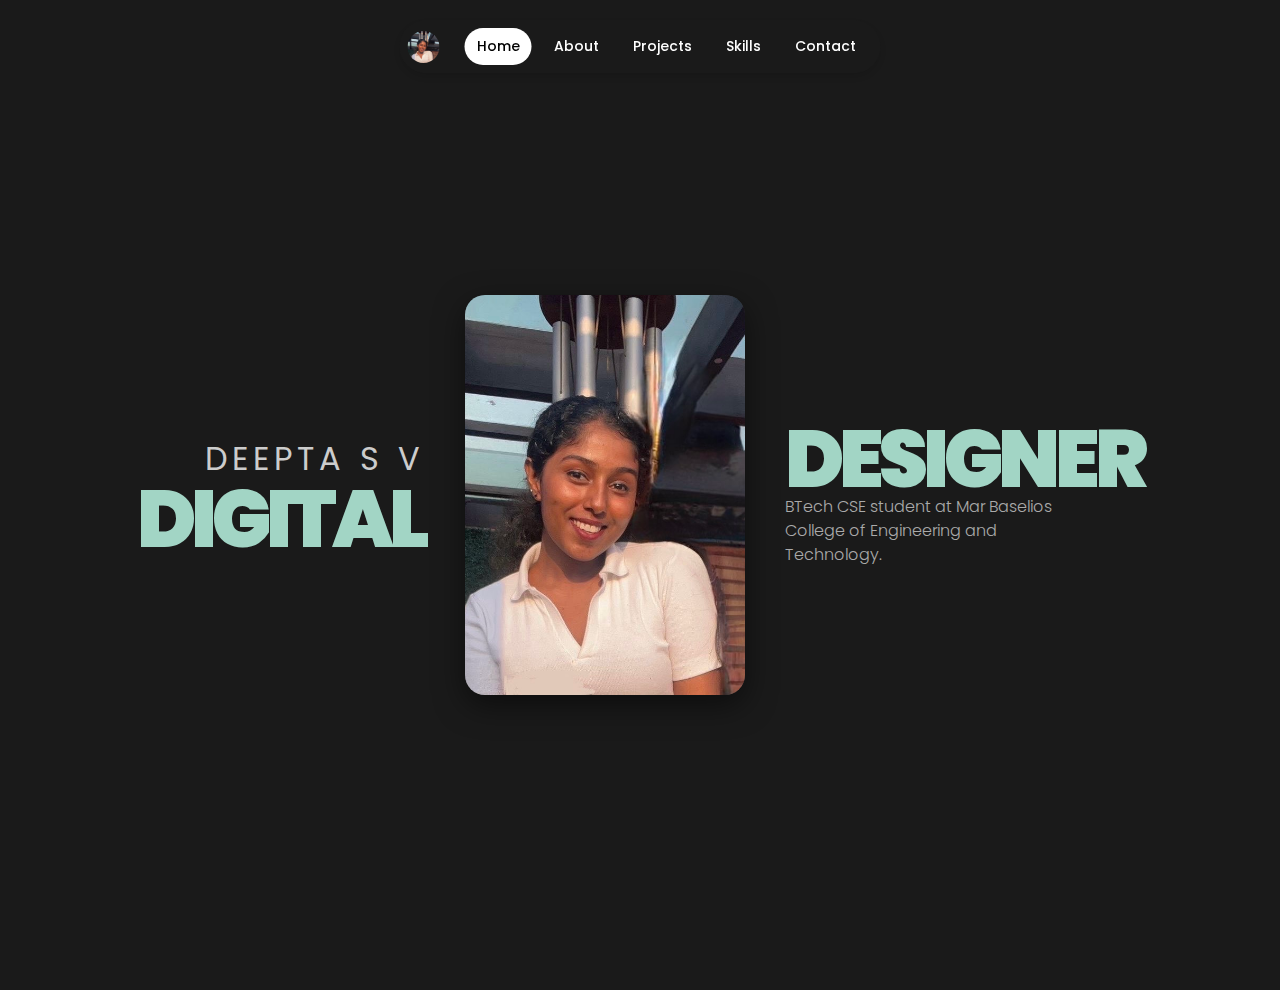
<file: index.html>
<!DOCTYPE html>
<html lang="en">
<head>
  <meta charset="UTF-8">
  <meta name="viewport" content="width=device-width, initial-scale=1.0">
  <title>Deepta S V - Portfolio</title>
  <link rel="preconnect" href="https://fonts.googleapis.com">
  <link rel="preconnect" href="https://fonts.gstatic.com" crossorigin>
  <link href="https://fonts.googleapis.com/css2?family=Poppins:wght@400;900&display=swap" rel="stylesheet">
  <style>
    body {
      margin: 0;
      font-family: 'Poppins', sans-serif;
      background: #1a1a1a;
      color: white;
      overflow-x: hidden;
      display: flex;
      justify-content: center;
      align-items: center;
      flex-direction: column;
      min-height: 100vh;
    }

    .container {
      width: 100%;
      max-width: 1200px;
      padding: 20px;
    }

    nav {
      display: flex;
      justify-content: center;
      align-items: center;
      position: fixed;
      top: 20px;
      left: 50%;
      transform: translateX(-50%);
      z-index: 1000;
      padding: 8px;
      background: rgba(26, 26, 26, 0.8);
      border-radius: 30px;
      box-shadow: 0 4px 6px rgba(0, 0, 0, 0.1);
      backdrop-filter: blur(10px);
    }

    nav img {
      width: 32px;
      height: 32px;
      border-radius: 50%;
      margin-right: 20px;
    }

    nav .nav-links {
      display: flex;
      align-items: center;
    }

    nav a {
      color: white;
      margin: 0 5px;
      padding: 8px 12px;
      text-decoration: none;
      font-size: 14px;
      font-weight: 500;
      transition: background 0.3s ease, color 0.3s ease;
      border-radius: 20px;
      position: relative;
      z-index: 1;
    }
    
    nav a:hover,
    nav a.active {
      color: black;
      background: white;
    }

    .hero-section {
      display: flex;
      justify-content: center;
      align-items: center;
      position: relative;
      padding-top: 25px;
      padding-bottom: 25px; /* Reduced since button is gone */
      min-height: 100vh;
      flex-direction: column;
    }
    
    .hero-content {
      display: flex;
      align-items: center;
      justify-content: center;
      flex-wrap: wrap;
    }
    
    .text-left {
      text-align: right;
      padding-right: 40px;
    }

    .text-right {
      text-align: left;
      padding-left: 40px;
    }
    
    .hero-text h1 {
      font-size: 5rem;
      margin: 0;
      line-height: 0.9;
      font-weight: 900;
      letter-spacing: -5px;
      text-transform: uppercase;
      color: #a2d5c5;
    }
    
    .hero-text h4 {
      font-size: 2rem;
      font-weight: 400;
      margin: 0;
      text-transform: uppercase;
      letter-spacing: 5px;
      color: #ccc;
    }
    
    .profile-img-container {
      width: 280px;
      height: 400px;
      border-radius: 20px;
      overflow: hidden;
      background: #333;
      box-shadow: 0 10px 30px rgba(0, 0, 0, 0.5);
      margin-top: 20px;
      margin-bottom: 20px;
      transition: transform 0.3s ease;
    }

    .profile-img-container:hover {
      transform: scale(1.05);
    }

    .profile-img {
      width: 100%;
      height: 100%;
      object-fit: cover;
      object-position: top;
    }
    
    .tagline p {
      font-size: 1rem;
      color: #aaa;
      font-weight: 300;
      max-width: 300px;
      line-height: 1.5;
      margin: 0;
    }

    @media (max-width: 1024px) {
      .hero-text h1 {
        font-size: 4rem;
        letter-spacing: -3px;
      }
      .hero-content {
        flex-direction: column;
        align-items: center;
      }
      .hero-text h4 {
        font-size: 1.5rem;
        letter-spacing: 2px;
      }
      .profile-img-container {
        margin: 40px 0;
      }
      .text-left, .text-right {
        padding: 0;
        text-align: center;
      }
      .tagline {
        margin-top: 20px;
      }
      nav {
        width: 90%;
        flex-wrap: wrap;
        justify-content: center;
        top: 10px;
      }
      nav .nav-links {
        display: flex; /* Kept display flex for navigation */
      }
    }

    @media (max-width: 768px) {
      .hero-text h1 {
        font-size: 3rem;
        letter-spacing: -2px;
      }
    }
  </style>
</head>
<body>
  <div class="container">
    <nav>
      <img src="profile-pic.jpg" alt="Profile">
      <div class="nav-links">
        <a href="index.html" class="active">Home</a>
        <a href="about.html">About</a>
        <a href="projects.html">Projects</a>
        <a href="skills.html">Skills</a>
        
        <a href="contact.html">Contact</a>
      </div>
    </nav>

    <div class="hero-section">
      <div class="hero-content">
        <div class="text-left">
          <div class="hero-text">
            <h4>DEEPTA S V</h4>
            <h1>DIGITAL</h1>
          </div>
        </div>

        <div class="profile-img-container">
          <a href="https://www.linkedin.com/in/deepta-s-v-70bb93254" target="_blank">
            <img src="profile-pic.jpg" alt="Deepta S V" class="profile-img">
          </a>
        </div>

        <div class="text-right">
          <div class="hero-text">
            <h1>DESIGNER</h1>
            <div class="tagline">
              <p>BTech CSE student at Mar Baselios College of Engineering and Technology.</p>
            </div>
          </div>
        </div>
      </div>
    </div>
  </div>
</body>
</html>
</file>
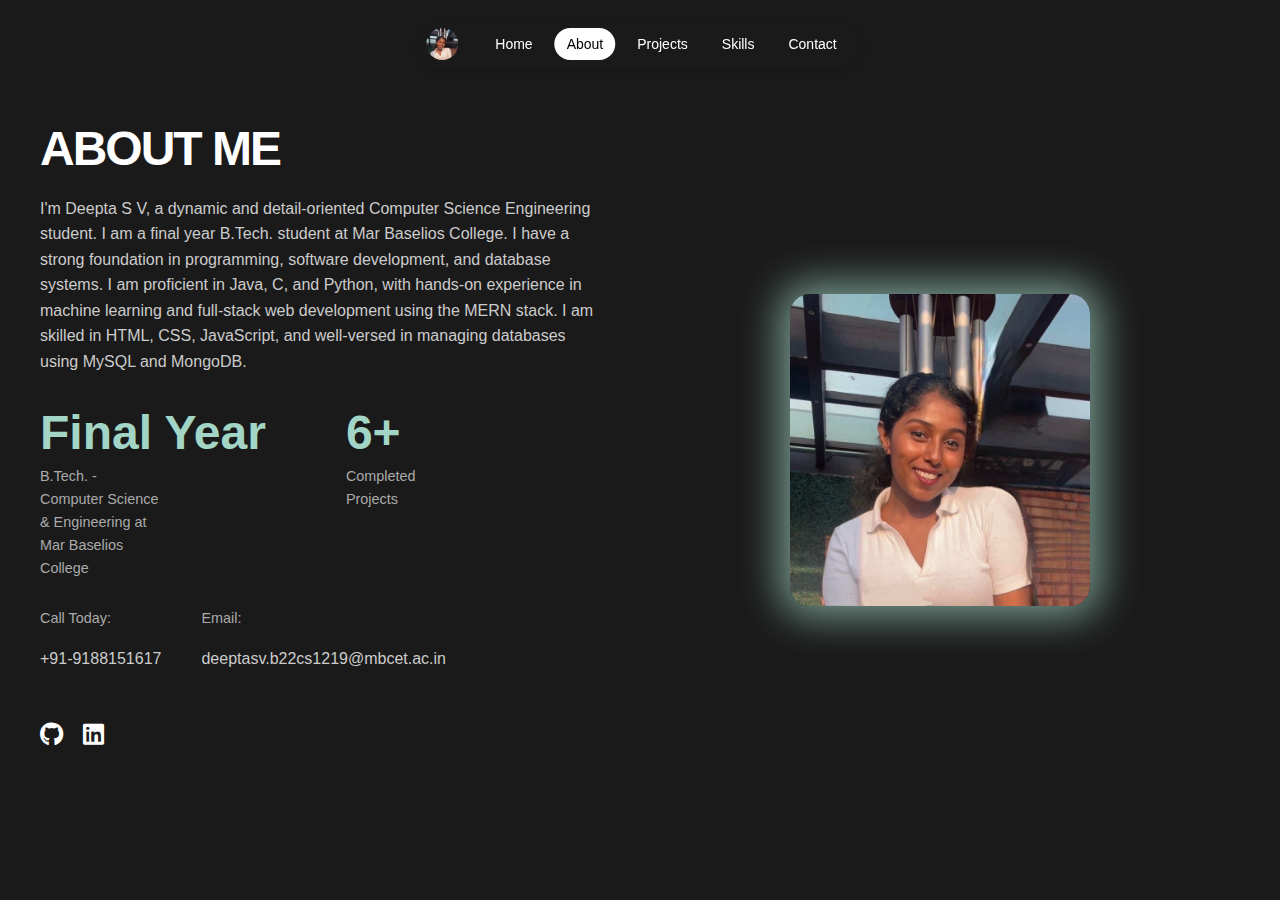
<file: about.html>
<!DOCTYPE html>
<html lang="en">
<head>
  <meta charset="UTF-8">
  <meta name="viewport" content="width=device-width, initial-scale=1.0">
  <title>Deepta S V - About</title>
  <style>
    body {
      margin: 0;
      font-family: -apple-system, BlinkMacSystemFont, "Segoe UI", Roboto, "Helvetica Neue", Arial, sans-serif;
      background: #1a1a1a;
      color: white;
      display: flex;
      justify-content: center;
      align-items: center;
      flex-direction: column;
      min-height: 100vh;
    }
    .container {
      width: 100%;
      max-width: 1200px;
      padding: 20px;
    }
    nav {
      display: flex;
      justify-content: center;
      align-items: center;
      position: fixed;
      top: 20px;
      left: 50%;
      transform: translateX(-50%);
      z-index: 1000;
      padding: 8px;
      background: rgba(26, 26, 26, 0.8);
      border-radius: 30px;
      box-shadow: 0 4px 6px rgba(0, 0, 0, 0.1);
      backdrop-filter: blur(10px);
    }
    nav img {
      width: 32px;
      height: 32px;
      border-radius: 50%;
      margin-right: 20px;
    }
    nav .nav-links {
      display: flex;
      align-items: center;
    }
    nav a {
      color: white;
      margin: 0 5px;
      padding: 8px 12px;
      text-decoration: none;
      font-size: 14px;
      font-weight: 500;
      transition: background 0.3s ease, color 0.3s ease;
      border-radius: 20px;
      position: relative;
      z-index: 1;
    }
    nav a:hover,
    nav a.active {
      color: black;
      background: white;
    }
    .about-section {
      display: flex;
      align-items: center;
      justify-content: space-between;
      flex-wrap: wrap;
      gap: 40px;
      padding: 0;
      margin: auto;
    }
    .about-content {
      flex: 1;
      min-width: 300px;
      max-width: 600px;
    }
    .about-content h1 {
      font-size: 3rem;
      text-transform: uppercase;
      margin: 0;
      color: white;
      letter-spacing: -2px;
    }
    .about-content p {
      font-size: 1rem;
      color: #ccc;
      line-height: 1.6;
      margin: 20px 0;
    }
    .stats-container {
      display: flex;
      gap: 80px;
      margin-top: 30px;
      margin-bottom: 30px;
      flex-wrap: wrap;
    }
    .stat-item h2 {
      font-size: 3rem;
      color: #a2d5c6;
      margin: 0;
      font-weight: 900;
    }
    .stat-item p {
      margin: 5px 0 0;
      font-size: 0.9rem;
      color: #aaa;
      max-width: 120px;
    }
    .contact-details {
      display: flex;
      flex-wrap: wrap;
      gap: 40px;
      margin-bottom: 30px;
    }
    .contact-details span {
      display: block;
      color: #aaa;
      font-size: 0.9rem;
    }
    .social-icons {
      display: flex;
      gap: 20px;
      margin-bottom: 30px;
    }
    .social-icons a {
      color: white;
      font-size: 1.5rem;
      transition: color 0.3s ease;
    }
    .social-icons a:hover {
      color: #a2d5c6;
    }
    .about-image-container {
      flex: 1;
      display: flex;
      justify-content: center;
      align-items: center;
      padding: 20px;
    }
    .about-image-card {
      width: 300px;
      height: auto;
      border-radius: 20px;
      overflow: hidden;
      box-shadow: 0 0 40px 10px rgba(162, 213, 198, 0.7);
      transition: box-shadow 0.3s ease;
    }
    .about-image-card:hover {
      box-shadow: 0 0 60px 15px rgba(162, 213, 198, 0.7);
    }
    .about-image {
      width: 100%;
      height: auto;
      display: block;
    }
  </style>
  <link rel="stylesheet" href="https://cdnjs.cloudflare.com/ajax/libs/font-awesome/6.0.0-beta3/css/all.min.css">
</head>
<body>  
  <div class="container">
    <nav>
      <img src="profile-pic.jpg" alt="Profile">
      <div class="nav-links">
        <a href="index.html">Home</a>
        <a href="about.html" class="active">About</a>
        <a href="projects.html">Projects</a>
        <a href="skills.html">Skills</a>
        
        <a href="contact.html">Contact</a>
      </div>
    </nav>

    <div class="about-section">
      <div class="about-content">
        <h1>About me</h1>
        <p>I'm Deepta S V, a dynamic and detail-oriented Computer Science Engineering student. I am a final year B.Tech. student at Mar Baselios College. I have a strong foundation in programming, software development, and database systems. I am proficient in Java, C, and Python, with hands-on experience in machine learning and full-stack web development using the MERN stack. I am skilled in HTML, CSS, JavaScript, and well-versed in managing databases using MySQL and MongoDB.</p>
        
        <div class="stats-container">
          <div class="stat-item">
            <h2>Final Year</h2>
            <p>B.Tech. - Computer Science & Engineering at Mar Baselios College</p>
          </div>
          <div class="stat-item">
            <h2>6+</h2>
            <p>Completed Projects</p>
          </div>
        </div>

        <div class="contact-details">
          <div>
            <span>Call Today:</span>
            <p>+91-9188151617</p>
          </div>
          <div>
            <span>Email:</span>
            <p>deeptasv.b22cs1219@mbcet.ac.in</p>
          </div>
        </div>

        <div class="social-icons">
          <a href="https://github.com/deeptasv" target="_blank"><i class="fab fa-github"></i></a>
          <a href="https://www.linkedin.com/in/deepta-s-v-70bb93254" target="_blank"><i class="fab fa-linkedin"></i></a>
        </div>
      </div>

      <div class="about-image-container">
        <div class="about-image-card">
          <img src="profile-pic.jpg" alt="Deepta S V" class="about-image">
        </div>
      </div>
    </div>
  </div>

</body>
</html>
</file>
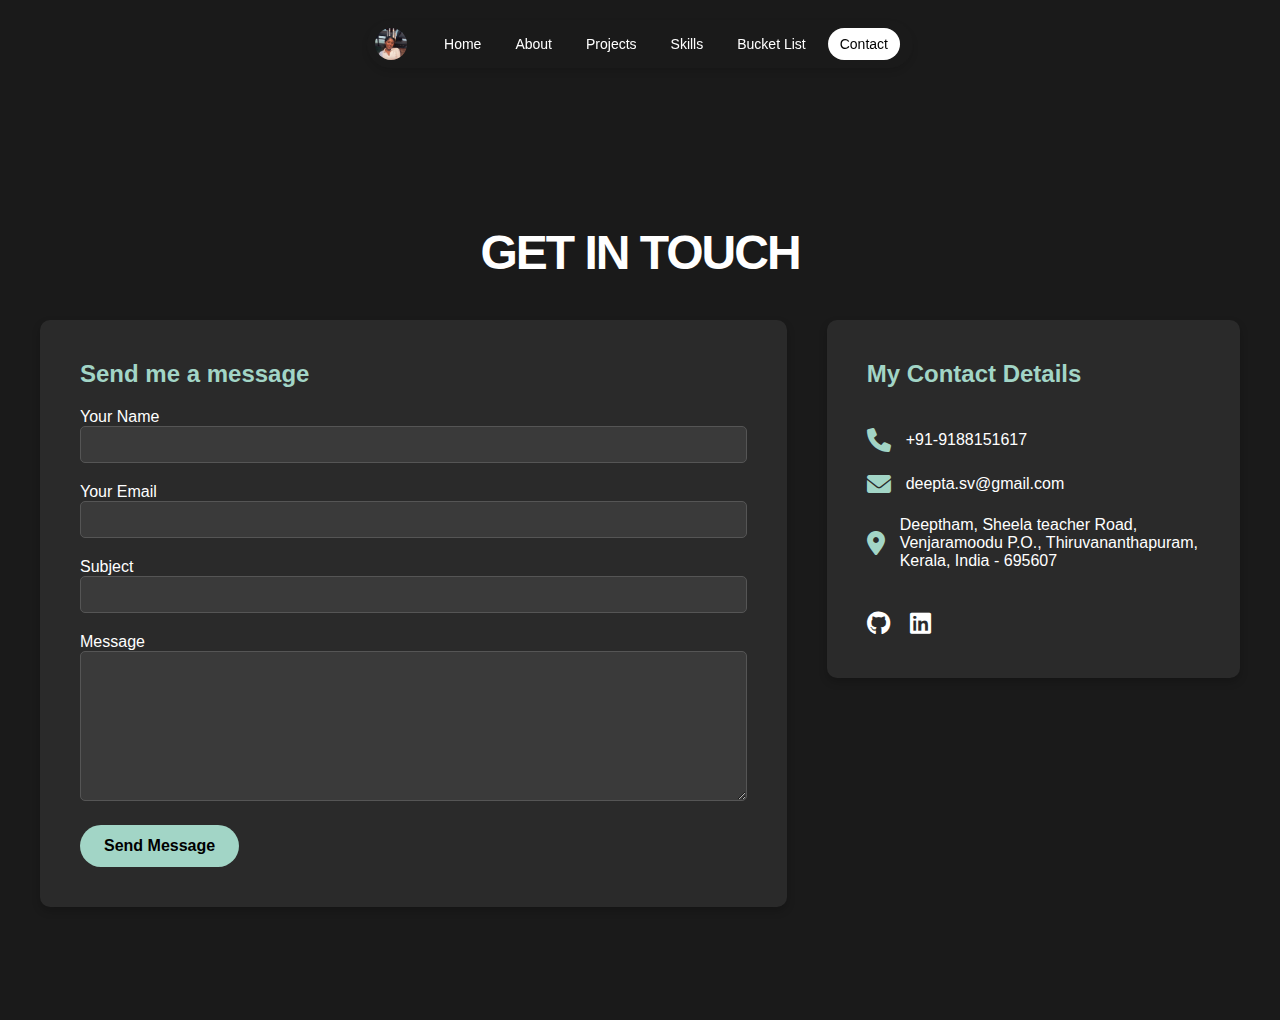
<file: contact.html>
<!DOCTYPE html>
<html lang="en">
<head>
    <meta charset="UTF-8">
    <meta name="viewport" content="width=device-width, initial-scale=1.0">
    <title>Deepta S V - Contact</title>
    <style>
        body {
            margin: 0;
            font-family: -apple-system, BlinkMacSystemFont, "Segoe UI", Roboto, "Helvetica Neue", Arial, sans-serif;
            background: #1a1a1a;
            color: white;
            display: flex;
            justify-content: center;
            align-items: center;
            flex-direction: column;
            min-height: 100vh;
            padding: 100px 20px 20px;
        }

        .container {
            width: 100%;
            max-width: 1200px;
        }

        nav {
            display: flex;
            justify-content: center;
            align-items: center;
            position: fixed;
            top: 20px;
            left: 50%;
            transform: translateX(-50%);
            z-index: 1000;
            padding: 8px;
            background: rgba(26, 26, 26, 0.8);
            border-radius: 30px;
            box-shadow: 0 4px 6px rgba(0, 0, 0, 0.1);
            backdrop-filter: blur(10px);
        }

        nav img {
            width: 32px;
            height: 32px;
            border-radius: 50%;
            margin-right: 20px;
        }

        nav .nav-links {
            display: flex;
            align-items: center;
        }

        nav a {
            color: white;
            margin: 0 5px;
            padding: 8px 12px;
            text-decoration: none;
            font-size: 14px;
            font-weight: 500;
            transition: background 0.3s ease, color 0.3s ease;
            border-radius: 20px;
            position: relative;
            z-index: 1;
        }
        
        nav a:hover,
        nav a.active {
            color: black;
            background: white;
        }
        
        .contact-btn {
            background: white;
            color: black;
            padding: 8px 16px;
            border-radius: 20px;
            text-decoration: none;
            font-weight: bold;
            font-size: 14px;
            transition: background 0.3s ease, color 0.3s ease;
        }
        
        .contact-btn:hover {
            background: #f0f0f0;
            color: black;
        }
        
        h1 {
            text-align: center;
            font-size: 3rem;
            text-transform: uppercase;
            margin-bottom: 40px;
            color: white;
            letter-spacing: -2px;
        }

        .contact-content {
            display: flex;
            flex-wrap: wrap;
            gap: 40px;
            justify-content: center;
            align-items: flex-start;
        }

        .contact-form-card {
            flex: 2;
            min-width: 300px;
            background: #2a2a2a;
            padding: 40px;
            border-radius: 10px;
            box-shadow: 0 4px 8px rgba(0, 0, 0, 0.2);
        }

        .contact-details-card {
            flex: 1;
            min-width: 250px;
            background: #2a2a2a;
            padding: 40px;
            border-radius: 10px;
            box-shadow: 0 4px 8px rgba(0, 0, 0, 0.2);
            display: flex;
            flex-direction: column;
            gap: 20px;
        }
        
        .contact-form-card h2, .contact-details-card h2 {
            margin-top: 0;
            color: #a2d5c6;
            font-size: 1.5rem;
        }

        .form-group {
            margin-bottom: 20px;
        }
        
        .form-group input, .form-group textarea {
            width: 100%;
            padding: 10px;
            background: #3a3a3a;
            border: 1px solid #555;
            border-radius: 5px;
            color: white;
            box-sizing: border-box;
            font-family: inherit;
        }
        
        .form-group textarea {
            resize: vertical;
            height: 150px;
        }

        .submit-btn {
            background-color: #a2d5c6;
            color: black;
            border: none;
            padding: 12px 24px;
            font-size: 1rem;
            font-weight: bold;
            border-radius: 30px;
            cursor: pointer;
            transition: background-color 0.3s ease;
        }
        
        .submit-btn:hover {
            background-color: #a2d5c6;
        }
        
        .detail-item {
            display: flex;
            align-items: center;
            gap: 15px;
        }
        
        .detail-item i {
            font-size: 1.5rem;
            color: #a2d5c6;
        }

        .detail-item p {
            margin: 0;
        }
        
        .social-icons {
            margin-top: 20px;
            display: flex;
            gap: 20px;
        }
        
        .social-icons a {
            color: white;
            font-size: 1.5rem;
            transition: color 0.3s ease;
        }

        .social-icons a:hover {
            color: #a2d5c6;
        }

        @media (max-width: 1024px) {
            nav {
                width: 90%;
                flex-wrap: wrap;
                justify-content: space-between;
                top: 10px;
            }
            
            nav .nav-links {
                display: none;
            }
            
            .contact-btn {
                margin-left: auto;
            }
        }
    </style>
    <link rel="stylesheet" href="https://cdnjs.cloudflare.com/ajax/libs/font-awesome/6.0.0-beta3/css/all.min.css">
</head>
<body>
    <div class="container">
        <nav>
            <img src="profile-pic.jpg" alt="Profile">
            <div class="nav-links">
                <a href="index.html">Home</a>
                <a href="about.html">About</a>
                <a href="projects.html">Projects</a>
                <a href="skills.html">Skills</a>
                <a href="lists.html">Bucket List</a>
                <a href="contact.html" class="active">Contact</a>
            </div>
            
        </nav>
        
        <h1>Get in Touch</h1>

        <div class="contact-content">
            <div class="contact-form-card">
                <h2>Send me a message</h2>
                <form action="https://formsubmit.co/deepta.sv@gmail.com" method="POST">
                    <div class="form-group">
                        <label for="name">Your Name</label>
                        <input type="text" id="name" name="name" required>
                    </div>
                    <div class="form-group">
                        <label for="email">Your Email</label>
                        <input type="email" id="email" name="email" required>
                    </div>
                    <div class="form-group">
                        <label for="subject">Subject</label>
                        <input type="text" id="subject" name="subject" required>
                    </div>
                    <div class="form-group">
                        <label for="message">Message</label>
                        <textarea id="message" name="message" required></textarea>
                    </div>
                    <button type="submit" class="submit-btn">Send Message</button>
                </form>
            </div>
            
            <div class="contact-details-card">
                <h2>My Contact Details</h2>
                <div class="detail-item">
                    <i class="fas fa-phone"></i>
                    <p>+91-9188151617</p>
                </div>
                <div class="detail-item">
                    <i class="fas fa-envelope"></i>
                    <p>deepta.sv@gmail.com</p>
                </div>
                <div class="detail-item">
                    <i class="fas fa-map-marker-alt"></i>
                    <p>Deeptham, Sheela teacher Road, Venjaramoodu P.O., Thiruvananthapuram, Kerala, India - 695607</p>
                </div>
                
                <div class="social-icons">
                    <a href="https://github.com/deeptasv" target="_blank"><i class="fab fa-github"></i></a>
                    <a href="https://www.linkedin.com/in/deepta-s-v-70bb93254" target="_blank"><i class="fab fa-linkedin"></i></a>
                </div>
            </div>
        </div>
    </div>
</body>
</html>
</file>
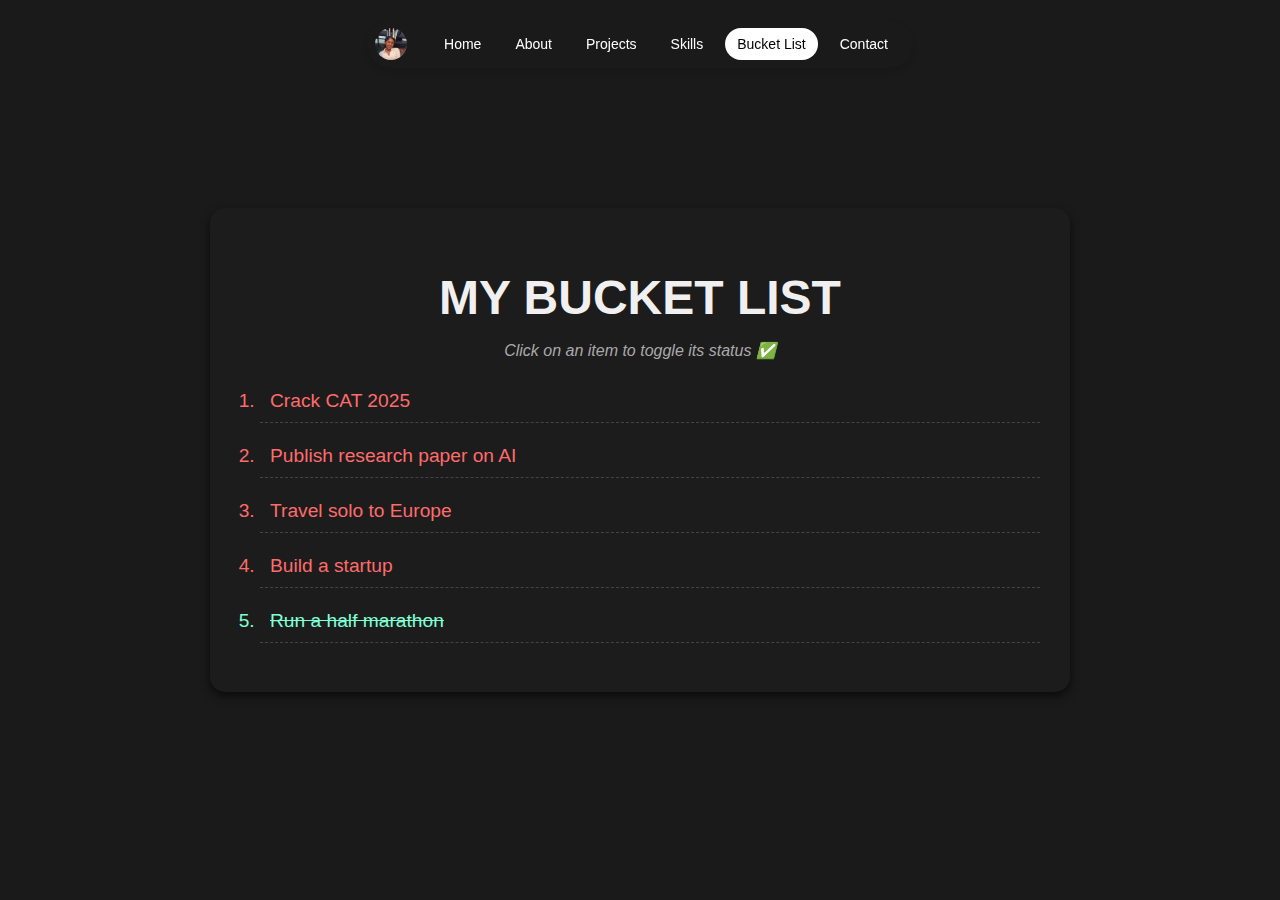
<file: lists.html>
<!DOCTYPE html>
<html lang="en">
<head>
  <meta charset="UTF-8">
  <meta name="author" content="Deepta S V">
  <meta name="description" content="Bucket List of Deepta S V">
  <title>My Bucket List</title>
  <link rel="stylesheet" href="style.css">
  <script src="script.js" defer></script>
</head>
<body>

  <!-- Navigation Bar -->
    <div class="container">
    <nav>
        <img src="profile-pic.jpg" alt="Profile">
        <div class="nav-links">
            <a href="index.html">Home</a>
            <a href="about.html" >About</a>
            <a href="projects.html">Projects</a>
            <a href="skills.html">Skills</a>
            <a href="lists.html" class="active">Bucket List</a>
            <a href="contact.html">Contact</a>
        </div>
        
    </nav>

  <!-- Bucket List Section -->
  <section class="bucket-section">
    <h1 class="title">MY BUCKET LIST</h1>
    <p class="subtitle">Click on an item to toggle its status ✅</p>
    
    <ol class="bucket-list">
      <li class="pending">Crack CAT 2025</li>
      <li class="pending">Publish research paper on AI</li>
      <li class="pending">Travel solo to Europe</li>
      <li class="pending">Build a startup</li>
      <li class="done">Run a half marathon</li>
    </ol>
  </section>

</body>
</html>
</file>
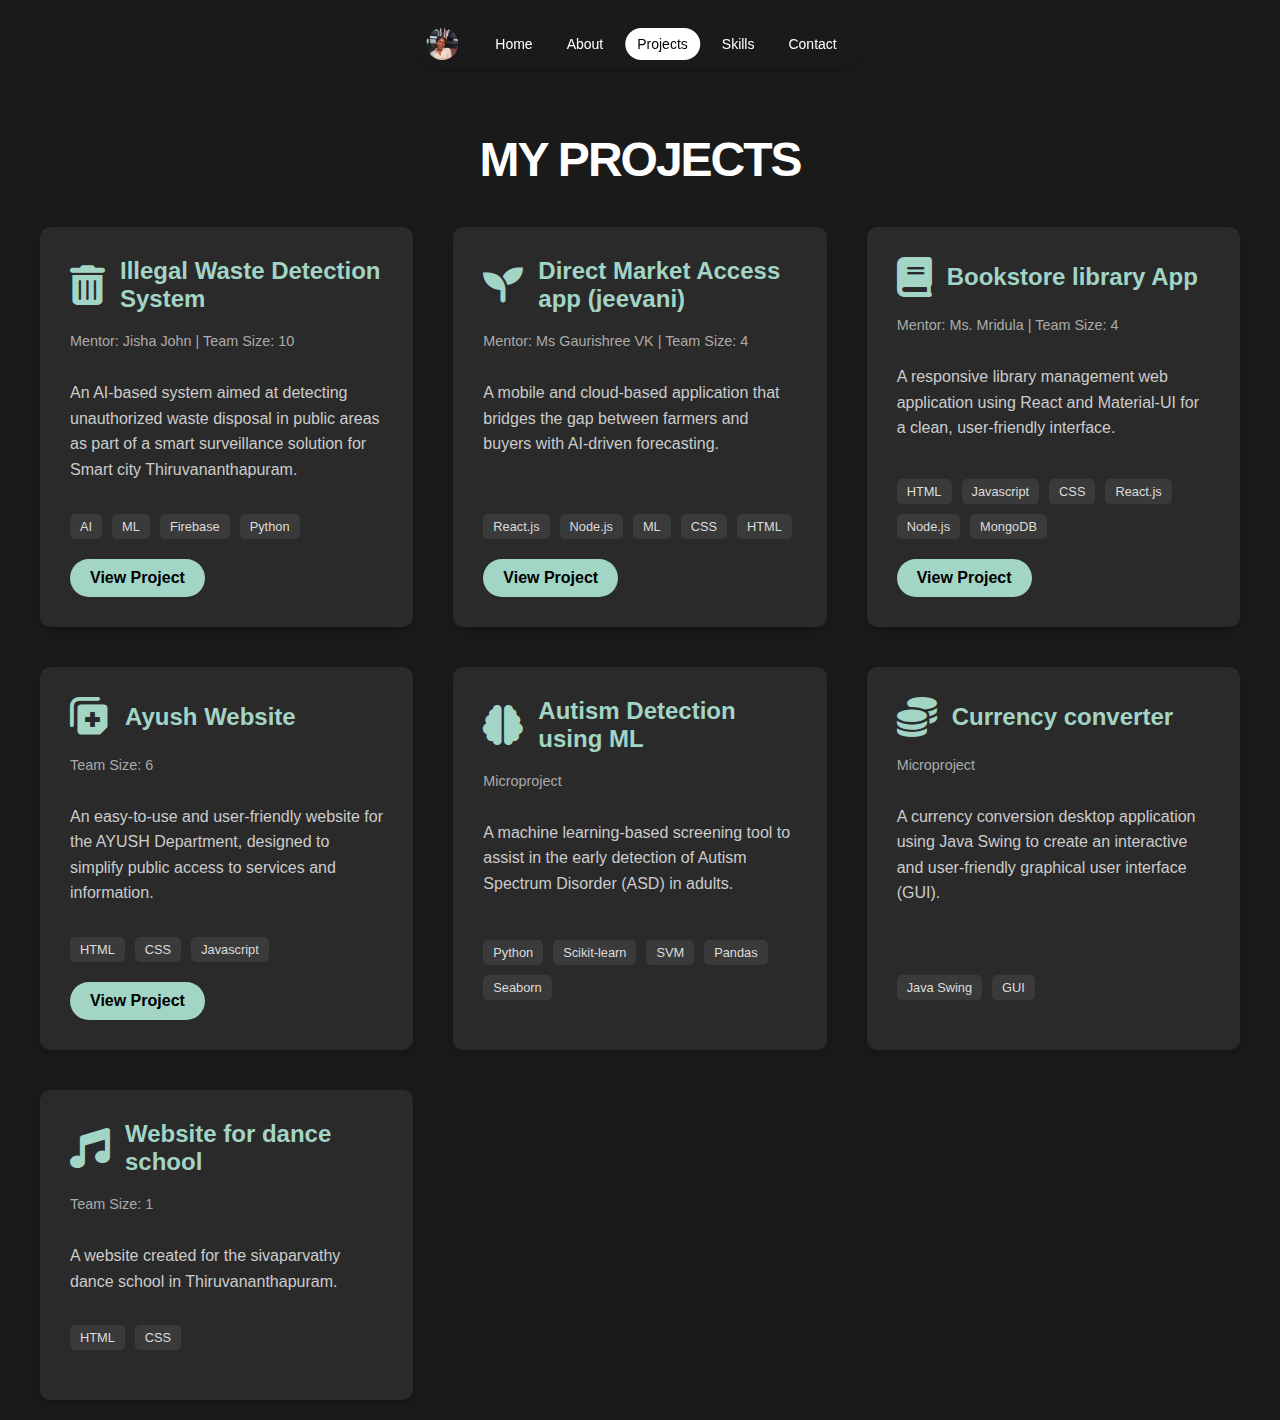
<file: projects.html>
<!DOCTYPE html>
<html lang="en">
<head>
    <meta charset="UTF-8">
    <meta name="viewport" content="width=device-width, initial-scale=1.0">
    <title>Deepta S V - Projects</title>
    <style>
        body {
            margin: 0;
            font-family: -apple-system, BlinkMacSystemFont, "Segoe UI", Roboto, "Helvetica Neue", Arial, sans-serif;
            background: #1a1a1a;
            color: white;
            display: flex;
            justify-content: center;
            align-items: center;
            flex-direction: column;
            min-height: 100vh;
            padding: 100px 20px 20px;
        }

        .container {
            width: 100%;
            max-width: 1200px;
        }

        nav {
            display: flex;
            justify-content: center;
            align-items: center;
            position: fixed;
            top: 20px;
            left: 50%;
            transform: translateX(-50%);
            z-index: 1000;
            padding: 8px;
            background: rgba(26, 26, 26, 0.8);
            border-radius: 30px;
            box-shadow: 0 4px 6px rgba(0, 0, 0, 0.1);
            backdrop-filter: blur(10px);
        }

        nav img {
            width: 32px;
            height: 32px;
            border-radius: 50%;
            margin-right: 20px;
        }

        nav .nav-links {
            display: flex;
            align-items: center;
        }

        nav a {
            color: white;
            margin: 0 5px;
            padding: 8px 12px;
            text-decoration: none;
            font-size: 14px;
            font-weight: 500;
            transition: background 0.3s ease, color 0.3s ease;
            border-radius: 20px;
            position: relative;
            z-index: 1;
        }
        
        nav a:hover,
        nav a.active {
            color: black;
            background: white;
        }
        
        .contact-btn {
            background: white;
            color: black;
            padding: 8px 16px;
            border-radius: 20px;
            text-decoration: none;
            font-weight: bold;
            font-size: 14px;
            transition: background 0.3s ease, color 0.3s ease;
        }
        
        .contact-btn:hover {
            background: #f0f0f0;
            color: black;
        }
        
        h1 {
            text-align: center;
            font-size: 3rem;
            text-transform: uppercase;
            margin-bottom: 40px;
            color: white;
            letter-spacing: -2px;
        }

        .projects-grid {
            display: grid;
            grid-template-columns: repeat(auto-fit, minmax(350px, 1fr));
            gap: 40px;
        }

        .project-card {
            background: #2a2a2a;
            padding: 30px;
            border-radius: 10px;
            box-shadow: 0 4px 8px rgba(0, 0, 0, 0.2);
            transition: transform 0.3s ease, box-shadow 0.3s ease;
            display: flex;
            flex-direction: column;
        }

        .project-card:hover {
            transform: translateY(-10px);
            box-shadow: 0 10px 20px rgba(0, 0, 0, 0.4);
        }

        .project-header {
            display: flex;
            align-items: center;
            margin-bottom: 20px;
        }
        
        .project-icon {
            font-size: 2.5rem;
            color: #a2d5c6;
            margin-right: 15px;
        }

        .project-card h2 {
            font-size: 1.5rem;
            margin: 0;
            color: #a2d5c6;
        }

        .project-card .details {
            font-size: 0.9rem;
            color: #aaa;
            margin-bottom: 15px;
        }
        
        .project-card p {
            font-size: 1rem;
            color: #ccc;
            line-height: 1.6;
            flex-grow: 1;
        }

        .skills-list {
            display: flex;
            flex-wrap: wrap;
            gap: 10px;
            margin-top: 15px;
            margin-bottom: 20px;
        }
        
        .skill-tag {
            background: #3a3a3a;
            color: #ddd;
            padding: 5px 10px;
            border-radius: 5px;
            font-size: 0.8rem;
        }

        .project-card a {
            display: inline-block;
            margin-top: auto;
            align-self: flex-start;
            color: black;
            background-color: #a2d5c6;
            padding: 10px 20px;
            border-radius: 30px;
            text-decoration: none;
            font-weight: bold;
            transition: background-color 0.3s ease;
        }

        .project-card a:hover {
            background-color: #a2d5c6;
        }
        
        @media (max-width: 1024px) {
            nav {
                width: 90%;
                flex-wrap: wrap;
                justify-content: space-between;
                top: 10px;
            }
            
            nav .nav-links {
                display: none;
            }
            
            .contact-btn {
                margin-left: auto;
            }
        }
    </style>
    <link rel="stylesheet" href="https://cdnjs.cloudflare.com/ajax/libs/font-awesome/6.0.0-beta3/css/all.min.css">
</head>
<body>
    <div class="container">
        <nav>
            <img src="profile-pic.jpg" alt="Profile">
            <div class="nav-links">
                <a href="index.html">Home</a>
                <a href="about.html">About</a>
                <a href="projects.html" class="active">Projects</a>
                <a href="skills.html">Skills</a>
                
                <a href="contact.html">Contact</a>
            </div>
            
        </nav>
        
        <h1>My Projects</h1>

        <div class="projects-grid">
            <div class="project-card">
                <div class="project-header">
                    <i class="fas fa-trash-can project-icon"></i>
                    <h2>Illegal Waste Detection System</h2>
                </div>
                <div class="details">Mentor: Jisha John | Team Size: 10</div>
                <p>An AI-based system aimed at detecting unauthorized waste disposal in public areas as part of a smart surveillance solution for Smart city Thiruvananthapuram. </p>
                <div class="skills-list">
                    <span class="skill-tag">AI</span>
                    <span class="skill-tag">ML</span>
                    <span class="skill-tag">Firebase</span>
                    <span class="skill-tag">Python</span>
                </div>
                <a href="https://github.com/edwinjojie/Smart_city_project" target="_blank">View Project</a>
            </div>

            <div class="project-card">
                <div class="project-header">
                    <i class="fas fa-seedling project-icon"></i>
                    <h2>Direct Market Access app (jeevani)</h2>
                </div>
                <div class="details">Mentor: Ms Gaurishree VK | Team Size: 4</div>
               <p>A mobile and cloud-based application that bridges the gap between farmers and buyers with AI-driven forecasting. </p>
                <div class="skills-list">
                    <span class="skill-tag">React.js</span>
                    <span class="skill-tag">Node.js</span>
                    <span class="skill-tag">ML</span>
                    <span class="skill-tag">CSS</span>
                    <span class="skill-tag">HTML</span>
                </div>
                <a href="https://github.com/deeptasv/jeevaniapp" target="_blank">View Project</a>
            </div>

            <div class="project-card">
                <div class="project-header">
                    <i class="fas fa-book project-icon"></i>
                    <h2>Bookstore library App</h2>
                </div>
                <div class="details">Mentor: Ms. Mridula | Team Size: 4</div>
                <p>A responsive library management web application using React and Material-UI for a clean, user-friendly interface. </p>
                <div class="skills-list">
                    <span class="skill-tag">HTML</span>
                    <span class="skill-tag">Javascript</span>
                    <span class="skill-tag">CSS</span>
                    <span class="skill-tag">React.js</span>
                    <span class="skill-tag">Node.js</span>
                    <span class="skill-tag">MongoDB</span>
                </div>
                <a href="https://github.com/deeptasv/ict_project" target="_blank">View Project</a>
            </div>

            <div class="project-card">
                <div class="project-header">
                    <i class="fas fa-notes-medical project-icon"></i>
                    <h2>Ayush Website</h2>
                </div>
                <div class="details">Team Size: 6</div>
                <p>An easy-to-use and user-friendly website for the AYUSH Department, designed to simplify public access to services and information. </p>
                <div class="skills-list">
                    <span class="skill-tag">HTML</span>
                    <span class="skill-tag">CSS</span>
                    <span class="skill-tag">Javascript</span>
                </div>
                <a href="https://github.com/deeptasv/ayush" target="_blank">View Project</a>
            </div>

            <div class="project-card">
                <div class="project-header">
                    <i class="fas fa-brain project-icon"></i>
                    <h2>Autism Detection using ML</h2>
                </div>
                <div class="details">Microproject</div>
               <p>A machine learning-based screening tool to assist in the early detection of Autism Spectrum Disorder (ASD) in adults. </p>
                <div class="skills-list">
                    <span class="skill-tag">Python</span>
                    <span class="skill-tag">Scikit-learn</span>
                    <span class="skill-tag">SVM</span>
                    <span class="skill-tag">Pandas</span>
                    <span class="skill-tag">Seaborn</span>
                </div>
                </div>

            <div class="project-card">
                <div class="project-header">
                    <i class="fas fa-coins project-icon"></i>
                    <h2>Currency converter</h2>
                </div>
                <div class="details">Microproject</div>
                <p>A currency conversion desktop application using Java Swing to create an interactive and user-friendly graphical user interface (GUI). </p>
                <div class="skills-list">
                    <span class="skill-tag">Java Swing</span>
                    <span class="skill-tag">GUI</span>
                </div>
                </div>

            <div class="project-card">
                <div class="project-header">
                    <i class="fas fa-music project-icon"></i>
                    <h2>Website for dance school</h2>
                </div>
                <div class="details">Team Size: 1</div>
              <p>A website created for the sivaparvathy dance school in Thiruvananthapuram. </p>
                <div class="skills-list">
                    <span class="skill-tag">HTML</span>
                    <span class="skill-tag">CSS</span>
                </div>
                </div>
        </div>
    </div>
</body>
</html>
</file>
<file: style.css>
body {
    margin: 0;
    font-family: 'Poppins', sans-serif;
    background: #1a1a1a;
    color: white;
    overflow-x: hidden;
    display: flex;
    justify-content: center;
    align-items: center;
    flex-direction: column;
    min-height: 100vh;
}

.container {
    width: 100%;
    max-width: 1200px;
    padding: 20px;
}

nav {
    display: flex;
    justify-content: center;
    align-items: center;
    position: fixed;
    top: 20px;
    left: 50%;
    transform: translateX(-50%);
    z-index: 1000;
    padding: 8px;
    background: rgba(26, 26, 26, 0.8);
    border-radius: 30px;
    box-shadow: 0 4px 6px rgba(0, 0, 0, 0.1);
    backdrop-filter: blur(10px);
}

nav img {
    width: 32px;
    height: 32px;
    border-radius: 50%;
    margin-right: 20px;
}

nav .nav-links {
    display: flex;
    align-items: center;
}

nav a {
    color: white;
    margin: 0 5px;
    padding: 8px 12px;
    text-decoration: none;
    font-size: 14px;
    font-weight: 500;
    transition: background 0.3s ease, color 0.3s ease;
    border-radius: 20px;
    position: relative;
    z-index: 1;
}

nav a:hover,
nav a.active {
    color: black;
    background: white;
}

.contact-btn {
    background: white;
    color: black;
    padding: 8px 16px;
    border-radius: 20px;
    text-decoration: none;
    font-weight: bold;
    font-size: 14px;
    transition: background 0.3s ease, color 0.3s ease;
}

.contact-btn:hover {
    background: #f0f0f0;
    color: black;
}

.hero-section {
    display: flex;
    justify-content: center;
    align-items: center;
    position: relative;
    padding-top: 25px;
    padding-bottom: 50px;
    min-height: 100vh;
}

.hero-content {
    display: flex;
    align-items: center;
    justify-content: center;
    flex-wrap: wrap; /* Added this to allow items to wrap on smaller screens */
}

.text-left {
    text-align: right;
    padding-right: 40px;
}

.text-right {
    text-align: left;
    padding-left: 40px;
}

.hero-text h1 {
    font-size: 5rem; /* Adjusted font size to fit on most desktop screens */
    margin: 0;
    line-height: 0.9;
    font-weight: 900;
    letter-spacing: -5px;
    text-transform: uppercase;
    color: #a2d5c5;
}

.hero-text h4 {
    font-size: 2rem; /* Increased font size */
    font-weight: 400;
    margin: 0;
    text-transform: uppercase;
    letter-spacing: 5px; /* Increased letter spacing */
    color: #ccc;
}

.profile-img-container {
    width: 280px;
    height: 400px;
    border-radius: 20px;
    overflow: hidden;
    background: #333;
    box-shadow: 0 10px 30px rgba(0, 0, 0, 0.5);
    margin-top: 20px;
    margin-bottom: 20px;
}

.profile-img {
    width: 100%;
    height: 100%;
    object-fit: cover;
    object-position: top;
}

.tagline p {
    font-size: 1rem;
    color: #aaa;
    font-weight: 300;
    max-width: 300px;
    line-height: 1.5;
    margin: 0;
}

.section {
    padding: 80px 0;
    max-width: 900px;
    margin: 0 auto;
}

.section-title {
    text-align: center;
    font-size: 3rem;
    margin-bottom: 50px;
    text-transform: uppercase;
    font-weight: 900;
    color: #00ff00;
}

@media (max-width: 1024px) {
    .hero-text h1 {
        font-size: 4rem; /* Adjusted font size for tablets */
        letter-spacing: -3px;
    }
    
    .hero-content {
        flex-direction: column;
        align-items: center;
    }

    .hero-text h4 {
        font-size: 1.5rem;
        letter-spacing: 2px;
    }
    
    .profile-img-container {
        margin: 40px 0;
        transform: rotate(0deg);
    }

    .text-left, .text-right {
        padding: 0;
        text-align: center;
    }
    
    .tagline {
        margin-top: 20px;
    }

    nav {
        width: 90%;
        flex-wrap: wrap;
        justify-content: space-between;
        top: 10px;
    }
    
    nav .nav-links {
        display: none;
    }
    
    .contact-btn {
        margin-left: auto;
    }
}

@media (max-width: 768px) {
    .hero-text h1 {
        font-size: 3rem;
        letter-spacing: -2px;
    }
}
/* BUCKET LIST SECTION */
.bucket-section {
    max-width: 800px;
    margin: 80px auto;
    background: #1c1c1c;
    padding: 30px;
    border-radius: 15px;
    box-shadow: 0 4px 10px rgba(0,0,0,0.6);
    color: #f0f0f0;
    text-align: center;
}

.bucket-section .title {
    font-size: 3rem;
    color: #f0f0f0;
    margin-bottom: 10px;
}

.bucket-section .subtitle {
    font-size: 1rem;
    color: #aaa;
    margin-bottom: 20px;
    font-style: italic;
}

.bucket-list {
    text-align: left;
    font-size: 1.2rem;
    padding-left: 20px;
}

.bucket-list li {
    margin: 12px 0;
    padding: 10px;
    border-bottom: 1px dashed #444;
    cursor: pointer;
    transition: 0.3s;
}

.bucket-list li:hover {
    background: #2a2a2a;
}

.pending {
    color: #ff6b6b; /* red for pending */
}

.done {
    color: #7fffd4; /* aqua green for done */
    text-decoration: line-through;
}
</file>
